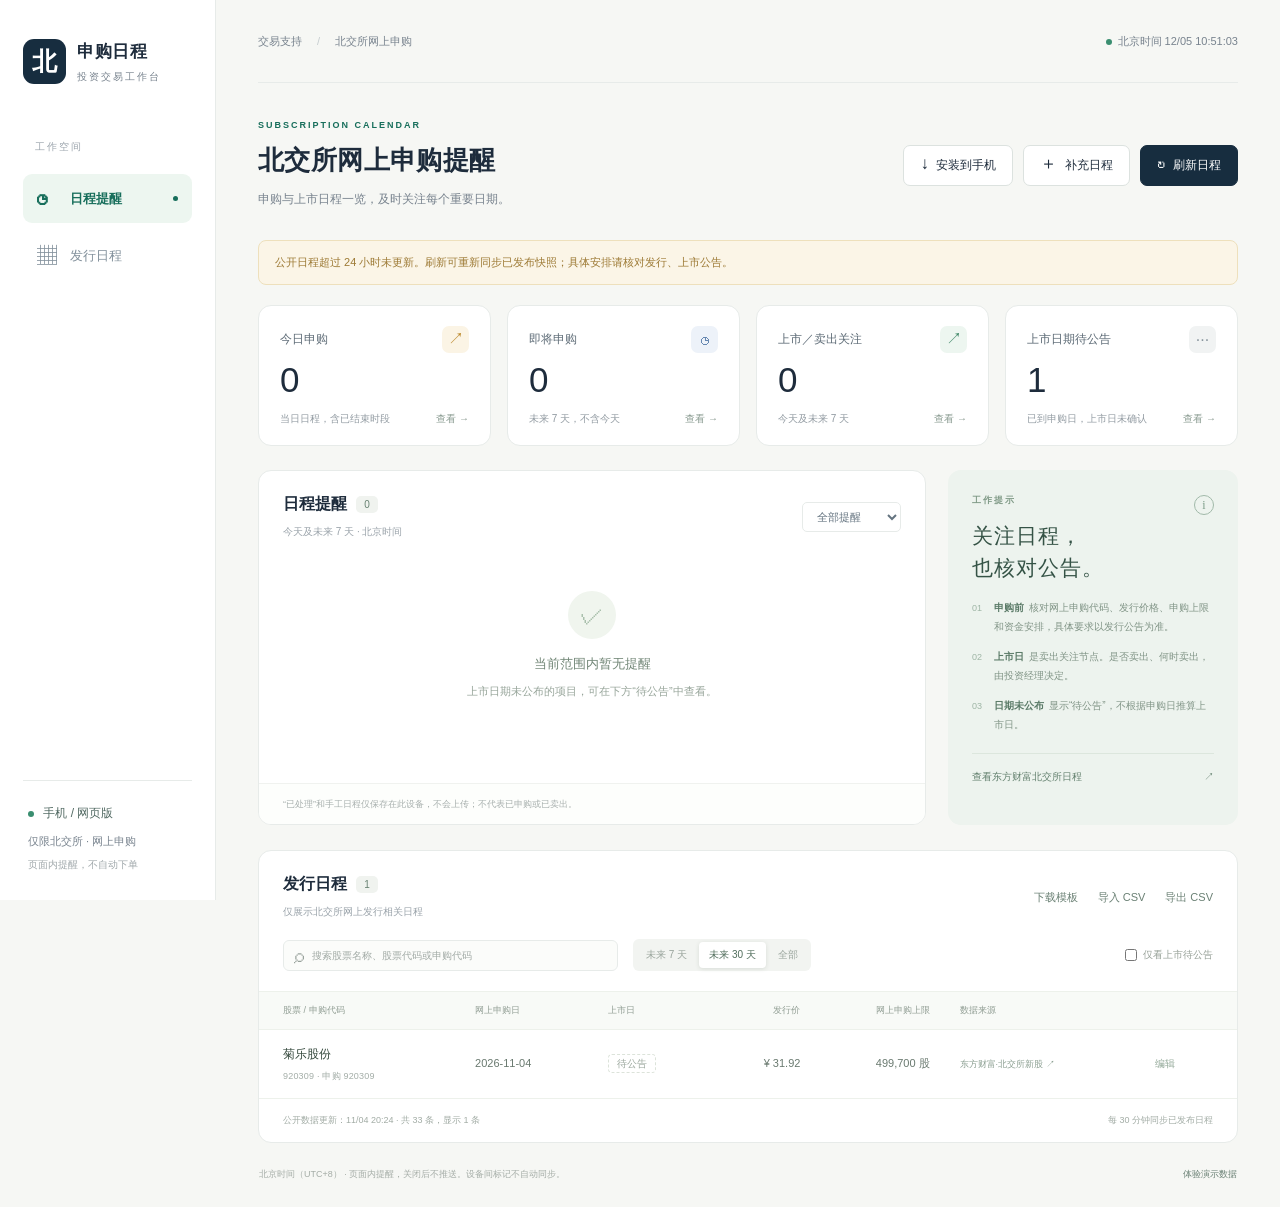
<file: docs/index.html>
<!doctype html>
<html lang="zh-CN">
<head>
  <meta charset="utf-8">
  <meta name="viewport" content="width=device-width, initial-scale=1, viewport-fit=cover">
  <meta name="theme-color" content="#172d3f">
  <meta name="apple-mobile-web-app-capable" content="yes">
  <meta name="apple-mobile-web-app-title" content="申购日程">
  <meta name="apple-mobile-web-app-status-bar-style" content="default">
  <meta name="description" content="北交所网上申购与上市日程提醒，可添加到手机主屏幕。">
  <link rel="manifest" href="./manifest.webmanifest">
  <link rel="apple-touch-icon" href="./icons/icon-192.png">
  <link rel="icon" href="./icons/icon-192.png">
  <meta name="color-scheme" content="light">
  <title>北交所 · 申购日程</title>
  <link rel="stylesheet" href="./styles.css">
  <script src="./platform.js" defer></script>
  <script src="./app.js" defer></script>
</head>
<body>
  <div class="app-shell">
    <aside class="rail">
      <a href="./" class="brand" aria-label="北交所申购日程首页"><span class="brand-mark">北</span><span>申购日程<small>投资交易工作台</small></span></a>
      <div class="rail-label">工作空间</div>
      <a class="nav-item selected" href="#reminders"><span aria-hidden="true">◷</span> 日程提醒 <i></i></a>
      <a class="nav-item" href="#schedule"><span aria-hidden="true">▦</span> 发行日程</a>
      <div class="rail-bottom"><span class="status-dot"></span> 手机 / 网页版<div>仅限北交所 · 网上申购</div><small>页面内提醒，不自动下单</small></div>
    </aside>
    <main>
      <header class="topbar"><div class="breadcrumb">交易支持 <span>/</span> 北交所网上申购</div><div class="clock"><span class="status-dot"></span><span id="clock">北京时间 —</span></div></header>
      <section class="page-heading">
        <div><div class="eyebrow">SUBSCRIPTION CALENDAR</div><h1>北交所网上申购提醒</h1><p>申购与上市日程一览，及时关注每个重要日期。</p></div>
        <div class="heading-actions"><button class="button secondary install-button" id="install-button"><span>↓</span> 安装到手机</button><button class="button secondary" id="add-button"><span>＋</span> 补充日程</button><button class="button primary" id="refresh-button"><span id="refresh-icon">↻</span> <span id="refresh-label">刷新日程</span></button></div>
      </section>
      <div id="notice" class="notice" role="status" hidden></div>
      <div id="demo-banner" class="demo-banner" hidden><div><strong>演示模式</strong><span>当前为虚构样例，用于体验功能，请勿据此申购或交易。</span></div><button class="text-button" id="leave-demo">返回真实日程 →</button></div>
      <section class="summary-grid" aria-label="日程概览">
        <button class="summary-card" data-summary="today"><div class="summary-title">今日申购 <span class="mini-icon amber">↗</span></div><strong id="count-today">—</strong><div class="summary-description">当日日程，含已结束时段 <span>查看 →</span></div></button>
        <button class="summary-card" data-summary="upcoming"><div class="summary-title">即将申购 <span class="mini-icon blue">◷</span></div><strong id="count-upcoming">—</strong><div class="summary-description">未来 7 天，不含今天 <span>查看 →</span></div></button>
        <button class="summary-card" data-summary="listing"><div class="summary-title">上市／卖出关注 <span class="mini-icon green">↗</span></div><strong id="count-listing">—</strong><div class="summary-description">今天及未来 7 天 <span>查看 →</span></div></button>
        <button class="summary-card" data-summary="pending"><div class="summary-title">上市日期待公告 <span class="mini-icon neutral">···</span></div><strong id="count-pending">—</strong><div class="summary-description">已到申购日，上市日未确认 <span>查看 →</span></div></button>
      </section>
      <section class="work-grid" id="reminders">
        <div class="panel reminders-panel">
          <div class="panel-heading"><div><h2>日程提醒 <span class="small-badge" id="reminder-total">0</span></h2><p id="reminder-caption">今天及未来 7 天 · 按北京时间</p></div><select id="reminder-filter" aria-label="筛选提醒"><option value="all">全部提醒</option><option value="today">今日申购</option><option value="upcoming">即将申购</option><option value="listing">上市关注</option></select></div>
          <div id="reminder-list" aria-live="polite"><div class="empty-state"><div class="empty-symbol">◷</div><h3>正在载入日程</h3><p>读取公开日程与此设备记录…</p></div></div>
          <div class="panel-footnote">“已处理”和手工日程仅保存在此设备，不会上传；不代表已申购或已卖出。</div>
        </div>
        <aside class="panel briefing-panel"><div class="briefing-icon">i</div><div class="eyebrow">工作提示</div><h2>关注日程，<br>也核对公告。</h2><div class="briefing-item"><span>01</span><p><strong>申购前</strong>核对网上申购代码、发行价格、申购上限和资金安排，具体要求以发行公告为准。</p></div><div class="briefing-item"><span>02</span><p><strong>上市日</strong>是卖出关注节点。是否卖出、何时卖出，由投资经理决定。</p></div><div class="briefing-item"><span>03</span><p><strong>日期未公布</strong>显示“待公告”，不根据申购日推算上市日。</p></div><a href="https://data.eastmoney.com/xg/xg/?mkt=bjs" target="_blank" rel="noopener noreferrer">查看东方财富北交所日程 <span>↗</span></a></aside>
      </section>
      <section class="panel schedule-panel" id="schedule">
        <div class="panel-heading"><div><h2>发行日程 <span class="small-badge" id="record-total">0</span></h2><p>仅展示北交所网上发行相关日程</p></div><div class="table-actions"><button class="text-button" id="template-button">下载模板</button><button class="text-button" id="import-button">导入 CSV</button><button class="text-button" id="export-button">导出 CSV</button><input type="file" id="import-file" accept=".csv,text/csv" hidden></div></div>
        <div class="table-toolbar"><label class="search-box"><span aria-hidden="true">⌕</span><input id="search" type="search" placeholder="搜索股票名称、股票代码或申购代码" aria-label="搜索股票"></label><div class="range-control" role="group" aria-label="日期范围"><button data-range="7">未来 7 天</button><button data-range="30" class="active">未来 30 天</button><button data-range="all">全部</button></div><label class="pending-toggle"><input type="checkbox" id="pending-only"> 仅看上市待公告</label></div>
        <div class="table-wrap"><table><thead><tr><th>股票 / 申购代码</th><th>网上申购日</th><th>上市日</th><th class="number">发行价</th><th class="number">网上申购上限</th><th>数据来源</th><th><span class="sr-only">操作</span></th></tr></thead><tbody id="schedule-body"></tbody></table></div>
        <div id="table-empty" class="empty-state compact" hidden><h3>没有符合条件的日程</h3><p>可以切换到“全部”、调整搜索，或手动补充公告日期。</p></div>
        <div class="table-footer"><span id="data-status">等待载入数据</span><span>每 30 分钟同步已发布日程</span></div>
      </section>
      <footer class="page-footer"><span>北京时间（UTC+8） · 页面内提醒，关闭后不推送。设备间标记不自动同步。</span><button class="text-button" id="demo-button">体验演示数据</button></footer>
    </main>
  </div>
  <dialog id="record-dialog">
    <form id="record-form">
      <div class="dialog-header"><div><div class="eyebrow">ONLINE SUBSCRIPTION</div><h2 id="dialog-title">补充日程</h2></div><button type="button" class="icon-button" id="close-dialog" aria-label="关闭">×</button></div>
      <p class="form-intro">根据发行或上市公告补充信息。网上申购日期必填，上市日期未知可留空；手工记录仅保存在此设备，需要自行核对与维护。</p>
      <div class="form-grid"><label>股票代码 <span>*</span><input name="code" required pattern="[0-9]{6}" maxlength="6" inputmode="numeric" placeholder="6 位股票代码"></label><label>股票简称 <span>*</span><input name="name" required maxlength="40" placeholder="股票简称"></label><label>网上申购代码<input name="subscription_code" pattern="[0-9]{6}" maxlength="6" inputmode="numeric" placeholder="以发行公告为准"></label><label>发行价格（元 / 股）<input name="issue_price" type="number" min="0.0001" step="any" placeholder="可留空"></label><label>网上申购日期 <span>*</span><input name="subscription_date" type="date" required></label><label>上市日期<input name="listing_date" type="date"></label><label>网上申购上限（股）<input name="subscription_limit" type="number" min="1" step="1" placeholder="以发行公告为准"></label><label>数据来源<input name="source_name" maxlength="100" placeholder="例如：发行公告 / 上市公告"></label><label class="full-width">公告 / 数据来源链接<input name="source_url" type="url" placeholder="https://"></label></div>
      <div id="form-error" class="form-error" role="alert" hidden></div>
      <div class="dialog-footer"><button type="button" class="button danger" id="delete-record" hidden>移除手工记录 / 覆盖</button><span class="dialog-spacer"></span><button type="button" class="button secondary" id="cancel-dialog">取消</button><button type="submit" class="button primary" id="save-record">保存日程</button></div>
    </form>
  </dialog>
  <dialog id="install-dialog" aria-labelledby="install-title">
    <div class="install-content"><div class="dialog-header"><div><div class="eyebrow">手机主屏幕</div><h2 id="install-title">把申购日程放到手机桌面</h2></div><button type="button" class="icon-button" id="close-install" aria-label="关闭安装说明">×</button></div>
      <p id="install-status" class="install-lead">安装后可像应用一样打开，手机无需运行 Python。</p>
      <div class="install-step"><strong>iPhone / iPad</strong><p>请用 Safari 打开本页，点“分享”按钮，选择“添加到主屏幕”，再点“添加”。</p></div>
      <div class="install-step"><strong>Android</strong><p>请用 Chrome 或 Edge 打开本页，从浏览器菜单选择“安装应用”或“添加到主屏幕”。支持自动安装提示时，可直接点击下方按钮。</p></div>
      <p class="install-note">微信内置浏览器请先选择“在浏览器中打开”。首次联网打开后可缓存页面；离线日程可能过时，须核对更新时间。安装不会开启后台推送。</p>
      <div class="install-actions"><button class="button secondary" id="copy-link">复制页面链接</button><button class="button primary" id="native-install" hidden>安装应用</button></div>
    </div>
  </dialog>
  <div id="toast" role="status" hidden></div>
</body>
</html>
</file>
<file: docs/styles.css>
@charset "UTF-8";
:root{--ink:#1e2c3c;--muted:#78838e;--line:#e7ebe9;--paper:#f6f7f4;--white:#fff;--green:#176e5b;--green-soft:#edf6f0;--navy:#172d3f;--amber:#b17e27;--radius:13px;font-family:-apple-system,BlinkMacSystemFont,"PingFang SC","Microsoft YaHei",sans-serif;color:var(--ink);font-size:14px}
*{box-sizing:border-box}body{margin:0;background:var(--paper)}button,input,select{font:inherit}button,a,input,select{outline-offset:4px}button,a{ -webkit-tap-highlight-color:transparent}button{cursor:pointer}button:disabled{cursor:wait;opacity:.65}a{color:inherit;text-decoration:none}button{color:inherit}button,input,select{border:1px solid var(--line)}button{background:white}button:hover{filter:brightness(.98)}[hidden]{display:none!important}.app-shell{display:flex;min-height:100vh}.rail{width:216px;flex-shrink:0;padding:39px 23px 24px;background:#fff;border-right:1px solid var(--line);position:fixed;inset:0 auto 0 0;z-index:10;display:flex;flex-direction:column}.brand{display:flex;gap:11px;align-items:center;font-size:17px;font-weight:650;letter-spacing:.5px}.brand-mark{background:var(--navy);color:white;border-radius:11px;font-family:serif;font-size:25px;display:grid;place-items:center;width:43px;height:45px}.brand small{display:block;font-size:10px;font-weight:400;letter-spacing:2px;color:var(--muted);margin-top:7px}.rail-label{font-size:10px;color:#9ba4ac;letter-spacing:2px;margin:56px 12px 17px}.nav-item{padding:13px 14px;margin:3px 0;border-radius:9px;display:flex;align-items:center;gap:12px;color:#82909b;font-size:13px}.nav-item>span{font-size:20px;width:21px}.nav-item.selected{background:var(--green-soft);color:var(--green);font-weight:600}.nav-item i{height:5px;width:5px;border-radius:50%;background:var(--green);margin-left:auto}.rail-bottom{margin-top:auto;border-top:1px solid var(--line);padding:24px 5px 4px;color:#526a63;font-size:12px}.rail-bottom>div{color:var(--muted);font-size:11px;margin:12px 0 8px}.rail-bottom small{font-size:10px;color:#a0a8ab}.status-dot{width:6px;height:6px;background:#3a8e70;display:inline-block;border-radius:50%;margin-right:6px}main{margin-left:216px;padding:0 42px 25px;width:calc(100% - 216px);max-width:1800px}.topbar{height:83px;display:flex;align-items:center;justify-content:space-between;border-bottom:1px solid var(--line);color:var(--muted);font-size:11px}.breadcrumb span{margin:0 12px;color:#c6cdcf}.clock{font-variant-numeric:tabular-nums;white-space:nowrap}.page-heading{display:flex;justify-content:space-between;align-items:center;gap:24px;padding:37px 0 29px}.eyebrow{font-size:9px;letter-spacing:2px;font-weight:650;color:var(--green);margin-bottom:13px}.page-heading h1{font-size:26px;font-weight:600;letter-spacing:.4px;margin:0 0 11px}.page-heading p{font-size:12px;color:var(--muted);margin:0;line-height:1.8}.heading-actions{display:flex;gap:10px;flex-shrink:0}.button{padding:11px 16px;border-radius:7px;font-size:12px;font-weight:500;white-space:nowrap}.button span:first-child{font-size:17px;margin-right:4px;line-height:12px}.button.primary{background:var(--navy);border-color:var(--navy);color:white}.button.secondary{background:#fff;border-color:#dce2df}.button.danger{color:#ae453b;border:0;padding-left:0}.summary-grid{display:grid;grid-template-columns:repeat(4,minmax(0,1fr));gap:16px;margin-bottom:24px}.summary-card{padding:20px 21px 18px;background:#fff;text-align:left;border:1px solid var(--line);border-radius:var(--radius);transition:border-color .15s,transform .15s}.summary-card:hover{border-color:#adc3b9;transform:translateY(-2px);filter:none}.summary-title{display:flex;align-items:center;justify-content:space-between;font-size:12px;color:#5d6b76;gap:4px}.mini-icon{width:27px;height:27px;border-radius:7px;display:grid;place-items:center;font-size:16px;flex-shrink:0}.mini-icon.amber{background:#fbf4e5;color:#bd8b2f}.mini-icon.blue{background:#edf2f9;color:#6687b1}.mini-icon.green{background:#edf6f0;color:#438a6a}.mini-icon.neutral{background:#f1f3f3;color:#89969e}.summary-card>strong{font-size:35px;font-weight:500;display:block;margin:9px 0 14px;font-variant-numeric:tabular-nums;letter-spacing:-1px;line-height:1}.summary-description{font-size:10px;color:#929ba2;display:flex;justify-content:space-between;gap:8px;line-height:1.6}.summary-description>span{color:#8c9d93;white-space:nowrap}.work-grid{display:grid;grid-template-columns:minmax(0,1fr) 290px;gap:22px;margin-bottom:25px;scroll-margin-top:20px}.panel{border:1px solid var(--line);border-radius:var(--radius);background:white;overflow:hidden}.panel-heading{display:flex;align-items:center;justify-content:space-between;padding:23px 24px 19px;gap:16px}.panel-heading h2{margin:0;font-size:16px;font-weight:600;display:flex;align-items:center;gap:9px}.small-badge{background:#f0f3ef;border-radius:5px;color:#688272;min-width:22px;text-align:center;font-size:10px;padding:3px 6px;font-weight:500}.panel-heading p{font-size:10px;color:#9aa3aa;margin:9px 0 0;line-height:1.6}.panel-heading select{padding:7px 23px 7px 10px;border-radius:5px;color:#657480;background:white;font-size:11px;max-width:150px}.reminders-panel{min-height:355px;display:flex;flex-direction:column}#reminder-list{padding:0 24px 6px;flex:1;max-height:342px;overflow:auto}.event-row{display:flex;align-items:center;padding:16px 0;gap:14px;border-top:1px solid #edf0ed}.event-date{width:43px;text-align:center;flex-shrink:0}.event-date .month{font-size:9px;color:#a4adb3;letter-spacing:.4px}.event-date .day{font-size:23px;font-weight:500;line-height:1.2;margin-top:3px;font-variant-numeric:tabular-nums}.event-accent{width:3px;height:34px;background:#d2e4d8;border-radius:2px;flex-shrink:0}.event-row.subscription .event-accent{background:#e8d6af}.event-main{flex:1;min-width:0}.event-title{display:flex;gap:8px;align-items:center;flex-wrap:wrap}.event-title strong{font-size:13px;font-weight:550}.event-title .code{font-size:10px;color:#9ca6ad;font-variant-numeric:tabular-nums}.event-detail{font-size:10px;color:#99a1a7;margin-top:7px;line-height:1.5}.event-badge{display:inline-block;font-size:9px;line-height:1.5;padding:2px 6px;border-radius:4px;color:#997430;background:#fbf5e8;white-space:nowrap}.listing .event-badge{color:#3f8766;background:#edf5ef}.event-badge.today{background:#f7ede2;color:#a96c20}.done-button{font-size:10px;background:transparent;border:1px solid #e4eae6;padding:6px 9px;border-radius:5px;white-space:nowrap;color:#788a7e;min-width:63px}.event-row.handled .event-title strong{color:#94a199}.event-row.handled .done-button{background:#f0f5f1;border-color:transparent;color:#659075}.event-row.handled .event-accent{opacity:.4}.panel-footnote{font-size:9px;color:#a7afad;padding:13px 24px;border-top:1px solid #f0f2ef;background:#fdfefc;line-height:1.6}.briefing-panel{background:#edf3ee;border:0;padding:24px 24px 21px;position:relative}.briefing-icon{position:absolute;right:24px;top:25px;width:20px;height:20px;border:1px solid #a1b9a9;border-radius:50%;display:grid;place-items:center;font-family:Georgia,serif;font-size:12px;color:#7d9d88}.briefing-panel .eyebrow{font-size:9px;color:#819b88;margin-bottom:13px}.briefing-panel h2{font-size:21px;line-height:1.5;font-weight:500;letter-spacing:1px;margin:0 0 16px;color:#355346}.briefing-item{display:flex;gap:12px;margin-top:12px}.briefing-item>span{color:#9eb5a5;font-size:9px;line-height:1.9;padding-top:1px}.briefing-item p{font-size:10px;line-height:1.85;margin:0;color:#809486}.briefing-item strong{font-weight:600;color:#5a7a67;margin-right:5px}.briefing-panel>a{display:flex;justify-content:space-between;border-top:1px solid #dce6dd;color:#64816f;font-size:10px;margin-top:19px;padding-top:16px}.schedule-panel{scroll-margin-top:20px}.table-actions{display:flex;gap:20px;white-space:nowrap}.text-button{border:0;padding:0;background:transparent;font-size:11px;color:#6a8074;cursor:pointer}.text-button:hover{color:var(--green);text-decoration:underline}.table-toolbar{display:flex;padding:0 24px 20px;gap:15px;align-items:center;flex-wrap:wrap}.search-box{display:flex;align-items:center;gap:8px;border:1px solid var(--line);border-radius:6px;background:#fbfcfa;padding:7px 10px;flex:1;max-width:335px;min-width:190px}.search-box span{font-size:20px;color:#98a39c;line-height:15px}.search-box input{border:0;outline:0;width:100%;font-size:10px;padding:2px 0;background:transparent}.search-box:focus-within{border-color:#9eb8aa}.search-box input::placeholder{color:#a1aaa5}.range-control{display:flex;gap:2px;padding:3px;border-radius:6px;background:#f2f4f1}.range-control button{font-size:10px;padding:6px 10px;border:0;background:transparent;border-radius:4px;color:#9aa59d;white-space:nowrap}.range-control button.active{background:white;color:#506d5b;box-shadow:0 1px 4px #243f2520}.pending-toggle{display:flex;gap:3px;font-size:10px;color:#97a198;align-items:center;white-space:nowrap;margin-left:auto;cursor:pointer}.pending-toggle input{accent-color:var(--green);width:12px;height:12px}.table-wrap{position:relative;overflow:auto}table{width:100%;border-collapse:collapse;text-align:left;white-space:nowrap}th{font-size:9px;font-weight:500;color:#919e94;background:#f8faf7;padding:12px 15px;border-top:1px solid #edf1eb;border-bottom:1px solid #edf1eb}th:first-child,td:first-child{padding-left:24px}th:last-child,td:last-child{padding-right:24px}td{font-size:11px;padding:15px;line-height:1.6;border-bottom:1px solid #f0f2ef;font-variant-numeric:tabular-nums;color:#69796f}tr:last-child td{border-bottom:0}.stock-name{font-size:12px;font-weight:500;color:#364a3e;display:flex;align-items:center;gap:7px}.stock-code{font-size:9px;color:#a3ada7;margin-top:4px;letter-spacing:.2px}.manual-tag{font-size:8px;border:1px solid #dae7dc;color:#8aa58f;border-radius:3px;padding:0 4px;font-weight:400}.number{text-align:right}.pending-date{font-size:10px;color:#9ca89e;border:1px dashed #dce3da;padding:3px 8px;border-radius:4px}.today-date{color:#a47730}.source-link{font-size:9px;max-width:120px;display:inline-block;white-space:nowrap;overflow:hidden;text-overflow:ellipsis;vertical-align:middle;color:#8a9e90}.source-link[href]:hover{text-decoration:underline;color:var(--green)}.edit-button{border:0;background:transparent;color:#91a797;padding:3px;font-size:10px}.table-footer{display:flex;justify-content:space-between;padding:14px 24px;font-size:9px;color:#a2aca5;border-top:1px solid #edf1eb;line-height:1.7;gap:15px}.table-footer span:last-child{white-space:nowrap}.page-footer{display:flex;justify-content:space-between;gap:20px;font-size:9px;color:#a4aca6;padding:23px 1px 0;line-height:1.8}.page-footer .text-button{font-size:9px;white-space:nowrap}.empty-state{text-align:center;padding:32px 20px 42px;color:#97a59a}.empty-state h3{font-size:13px;font-weight:500;color:#718676;margin:16px 0 9px}.empty-state p{font-size:11px;margin:0;line-height:1.8}.empty-symbol{width:48px;height:48px;border-radius:50%;background:#f0f5ee;display:grid;place-items:center;margin:auto;color:#aac0ad;font-size:24px}.empty-state.compact{padding:20px 20px 30px}.notice{padding:12px 16px;background:#fbf5e7;border:1px solid #eee0bc;border-radius:8px;color:#9d7a35;font-size:11px;line-height:1.8;margin:0 0 20px}.notice.error{background:#fcf1ec;border-color:#f0d9ca;color:#b07850}.demo-banner{display:flex;align-items:center;justify-content:space-between;gap:20px;background:#f0eef9;border:1px solid #dcd6f2;border-radius:8px;padding:13px 17px;margin-bottom:20px;font-size:11px;color:#897da2;line-height:1.8}.demo-banner strong{margin-right:14px;color:#756391}.demo-banner button{color:#756391;white-space:nowrap}dialog{max-width:660px;width:calc(100% - 32px);border:1px solid #dfe6de;border-radius:15px;padding:0;box-shadow:0 30px 100px #16382730;color:var(--ink);max-height:90vh;overflow:auto}dialog::backdrop{background:#152b3e55;backdrop-filter:blur(3px)}#record-form{padding:27px}.dialog-header{display:flex;justify-content:space-between;align-items:flex-start}.dialog-header h2{font-size:21px;margin:0;font-weight:550}.dialog-header .eyebrow{margin-bottom:9px}.icon-button{background:transparent;border:0;font-size:25px;line-height:1;color:#a2aca5;padding:5px}.form-intro{font-size:11px;color:#89998e;line-height:1.8;margin:16px 0 23px}.form-grid{display:grid;grid-template-columns:repeat(2,1fr);gap:18px}.form-grid label{font-size:11px;color:#688271}.form-grid label>span{color:#ac7f5c}.form-grid input{display:block;width:100%;padding:10px 11px;font-size:12px;border-radius:6px;margin-top:8px;color:#506d5c;min-width:0;background:#fcfdfb}.form-grid input::placeholder{color:#a8b3ab;font-size:11px}.form-grid input[readonly]{background:#f2f5f0;color:#9eaaa1}.full-width{grid-column:1/-1}.dialog-footer{display:flex;gap:10px;margin-top:28px;padding-top:20px;border-top:1px solid var(--line);align-items:center}.dialog-spacer{flex:1}.form-error{color:#b36952;font-size:11px;line-height:1.6;margin-top:15px}#toast{position:fixed;bottom:28px;left:50%;transform:translateX(-50%);z-index:99;background:#203b2c;color:white;padding:13px 22px;border-radius:8px;box-shadow:0 10px 30px #0002;font-size:12px;max-width:calc(100% - 30px);line-height:1.6}.sr-only{position:absolute;width:1px;height:1px;overflow:hidden;clip:rect(0,0,0,0);white-space:nowrap}.spinning{display:inline-block;animation:spin 1s linear infinite}@keyframes spin{to{transform:rotate(360deg)}}
@media(min-width:1600px){main{padding-left:65px;padding-right:65px}.page-heading{padding:43px 0 33px}.summary-card{padding:24px}.work-grid{grid-template-columns:minmax(0,1fr) 320px}.summary-card>strong{font-size:39px;margin-top:14px}}
@media(max-width:1200px){.rail{width:183px;padding-left:17px;padding-right:17px}.brand{font-size:15px}.brand-mark{width:37px;height:41px}main{margin-left:183px;width:calc(100% - 183px);padding-left:25px;padding-right:25px}.page-heading h1{font-size:23px}.summary-grid{gap:11px}.summary-card{padding:17px 15px}.summary-description>span{display:none}.work-grid{grid-template-columns:minmax(0,1fr) 250px;gap:17px}.briefing-panel{padding:23px 20px}.panel-heading{padding-left:20px;padding-right:20px}#reminder-list{padding-left:20px;padding-right:20px}.pending-toggle{margin-left:0}.table-toolbar{gap:10px}.search-box{max-width:300px}.range-control button{padding-left:8px;padding-right:8px}.summary-title{font-size:11px}}
@media(max-width:960px){.rail{width:76px;align-items:center;padding:28px 10px}.brand>span:last-child,.rail-label,.rail-bottom,.nav-item i{display:none}.brand-mark{width:40px;height:43px}.nav-item{font-size:0;gap:0;padding:11px;margin-top:25px}.nav-item>span{font-size:23px;text-align:center;width:24px}.nav-item+.nav-item{margin-top:5px}main{margin-left:76px;width:calc(100% - 76px);padding-left:24px;padding-right:24px}.page-heading{align-items:flex-start}.heading-actions{margin-top:17px}.page-heading h1{font-size:22px}.page-heading p{font-size:11px}.button{padding:10px 12px;font-size:11px}.work-grid{grid-template-columns:minmax(0,1fr) 240px}.summary-title{font-size:10px}.summary-card>strong{font-size:31px}.summary-description{font-size:9px}.mini-icon{width:23px;height:23px;font-size:14px}.event-row{gap:10px}.event-title{gap:6px}.event-title strong{font-size:12px}.event-title .code{font-size:9px}.done-button{padding:5px;min-width:54px}.panel-heading h2{font-size:15px}.briefing-panel h2{font-size:20px}}
@media(max-width:780px){.page-heading{display:block}.heading-actions{margin-top:20px}.summary-grid{grid-template-columns:repeat(2,minmax(0,1fr))}.summary-card{padding:17px 20px}.summary-title{font-size:12px}.summary-description{font-size:10px}.summary-description>span{display:inline}.work-grid{grid-template-columns:1fr}.briefing-panel{display:none}.summary-card>strong{font-size:34px;margin:9px 0 12px}.topbar{height:65px;font-size:10px}.page-heading{padding:28px 0 23px}.page-heading h1{font-size:23px}.work-grid{margin-bottom:20px}.search-box{max-width:none;flex-basis:100%}.table-toolbar{gap:12px}.pending-toggle{margin-left:auto}.table-footer{display:block;line-height:1.9}.table-footer span{display:block}.page-footer{padding-top:19px}.demo-banner{align-items:flex-start}.demo-banner strong{display:block}.demo-banner span{font-size:10px}}
@media(max-width:500px){.rail{display:none}main{margin:0;width:100%;padding:0 16px 20px}.topbar{font-size:9px;height:56px}.breadcrumb span{margin:0 5px}.clock .status-dot{display:none}.page-heading h1{font-size:22px}.eyebrow{font-size:8px;letter-spacing:1.7px}.summary-grid{gap:10px}.summary-card{padding:15px}.summary-description>span{display:none}.panel-heading{padding:20px 17px 17px}.panel-heading p{font-size:9px}.panel-heading select{font-size:10px;padding-left:7px;max-width:115px}.summary-title{font-size:11px}#reminder-list{padding:0 17px 5px}.event-row{gap:10px}.event-date{width:30px}.event-date .day{font-size:21px}.event-title .code{font-size:8px}.event-title{gap:5px}.event-badge{font-size:8px}.event-detail{font-size:9px}.done-button{font-size:9px;min-width:48px;padding:5px}.panel-footnote{padding-left:17px;padding-right:17px;font-size:8px}.table-actions{gap:14px}.table-actions .text-button{font-size:10px}.table-toolbar{padding:0 17px 16px;gap:9px}.range-control button{font-size:9px;padding:6px 8px}.pending-toggle{font-size:9px;gap:0}.table-footer{padding-left:17px;padding-right:17px}.page-footer{font-size:8px;gap:15px}.page-footer .text-button{font-size:8px}.notice{font-size:10px}#record-form{padding:21px}.form-grid{gap:15px 11px}.form-grid label{font-size:10px}.form-grid input{padding:10px 8px;font-size:11px}.dialog-footer{gap:7px}.button.danger{font-size:10px}.dialog-footer .button{padding:9px 11px}.demo-banner{gap:10px;padding:12px}.demo-banner button{font-size:9px}.reminders-panel{min-height:315px}}

/* Install guide and touch targets for the standalone phone app. */
.heading-actions{flex-wrap:wrap;justify-content:flex-end}.install-content{padding:27px}.install-lead{font-size:13px;line-height:1.8;color:#688271;margin:20px 0}.install-step{padding:17px 0;border-top:1px solid var(--line)}.install-step strong{font-size:14px}.install-step p{font-size:13px;line-height:1.9;color:#688271;margin:8px 0 0}.install-note{font-size:12px;line-height:1.9;color:#89998e}.install-actions{display:flex;gap:12px;margin-top:24px}.install-actions button{min-height:42px}
@media(max-width:780px){.heading-actions{justify-content:flex-start}.page-footer{flex-wrap:wrap}.install-button{order:3}.table-wrap{-webkit-overflow-scrolling:touch}}
@media(max-width:500px){main{padding-bottom:calc(20px + env(safe-area-inset-bottom))}.heading-actions{gap:8px}.heading-actions .button{min-height:42px;font-size:12px}.summary-title{font-size:12px}.summary-description{font-size:11px}.event-title strong{font-size:13px}.event-detail{font-size:11px}.event-title .code{font-size:10px}.event-badge{font-size:10px}.done-button{min-height:36px;font-size:11px}.panel-footnote{font-size:10px}.panel-heading p{font-size:11px}.panel-heading select{font-size:12px;min-height:36px}.form-grid input{font-size:16px}.search-box input{font-size:16px}.table-actions .text-button{min-height:32px;font-size:11px}.range-control button{min-height:34px;font-size:11px}.pending-toggle{font-size:11px}.table-footer{font-size:10px}.page-footer{font-size:10px}.page-footer .text-button{font-size:11px;min-height:32px}.notice{font-size:12px}.install-content{padding:23px}.install-content h2{font-size:20px;line-height:1.5}.install-actions{flex-wrap:wrap}.form-grid label{font-size:12px}.form-intro{font-size:12px}}
</file>
